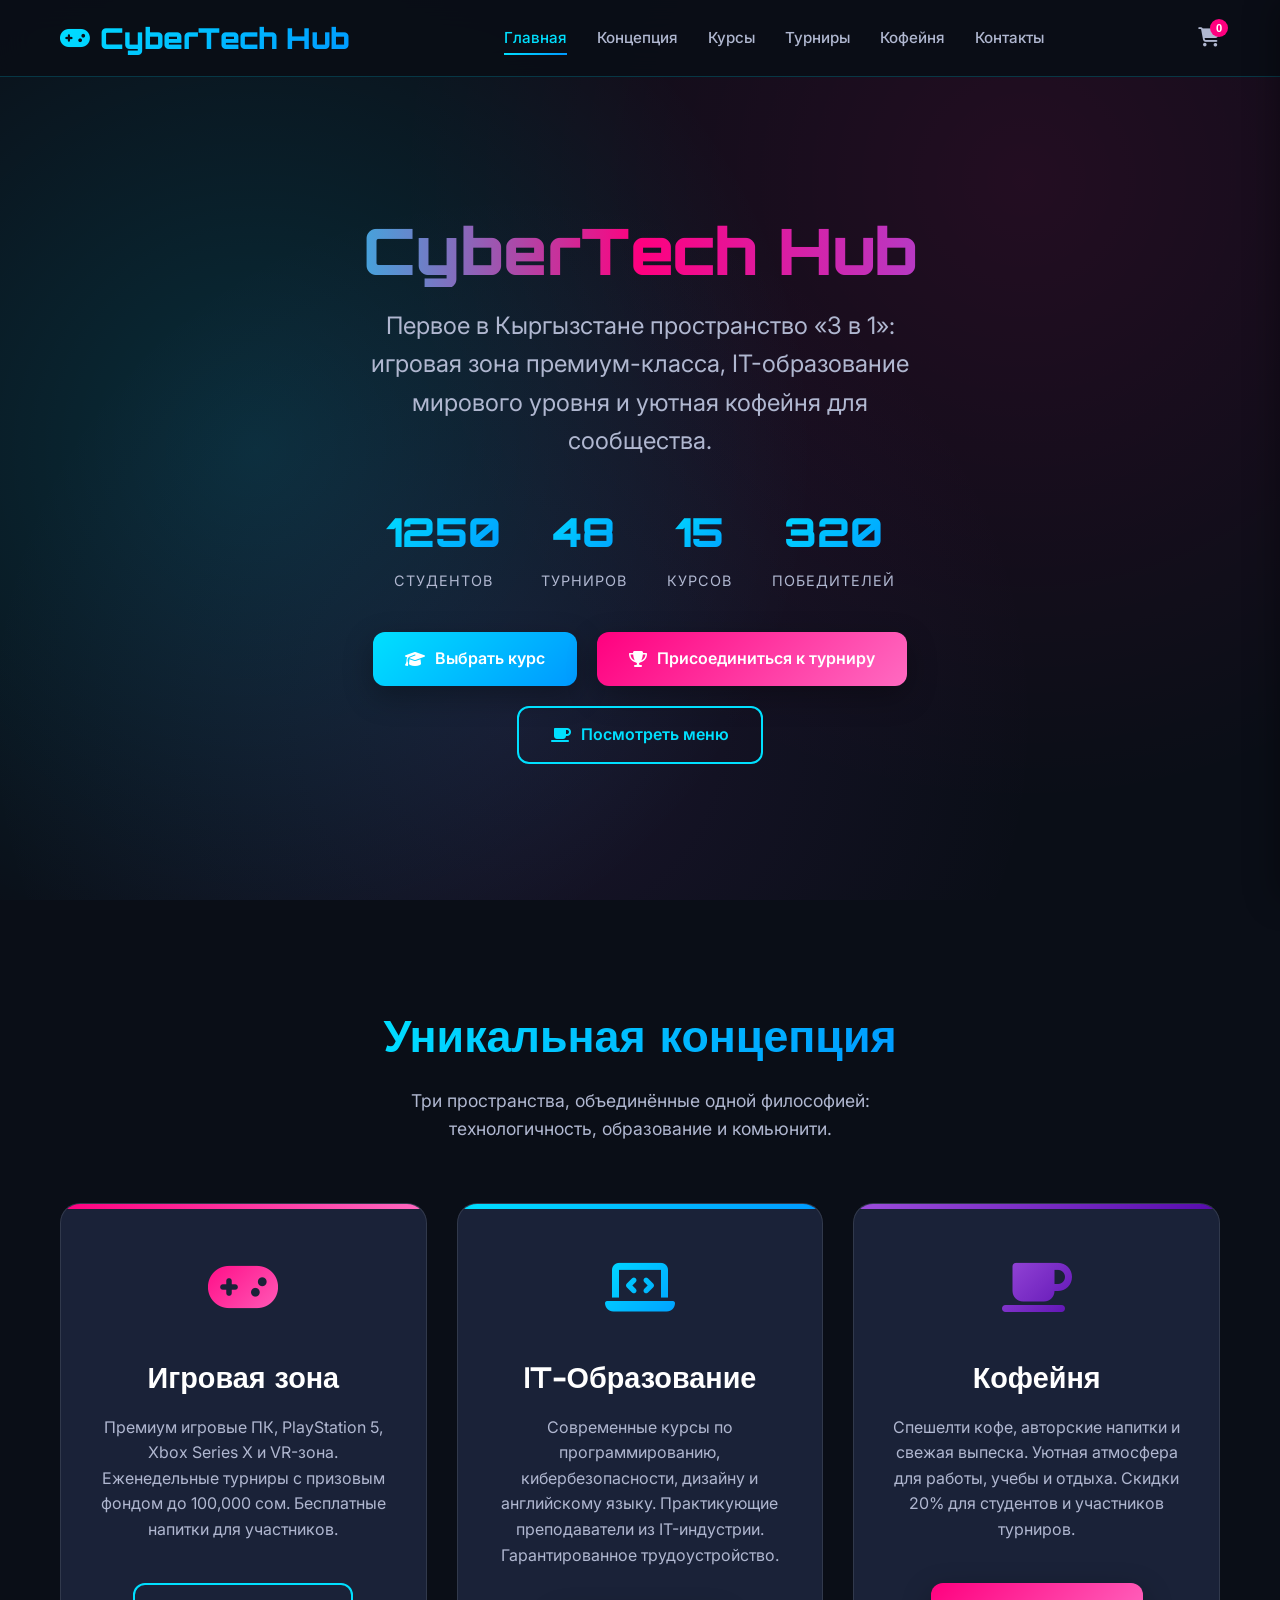
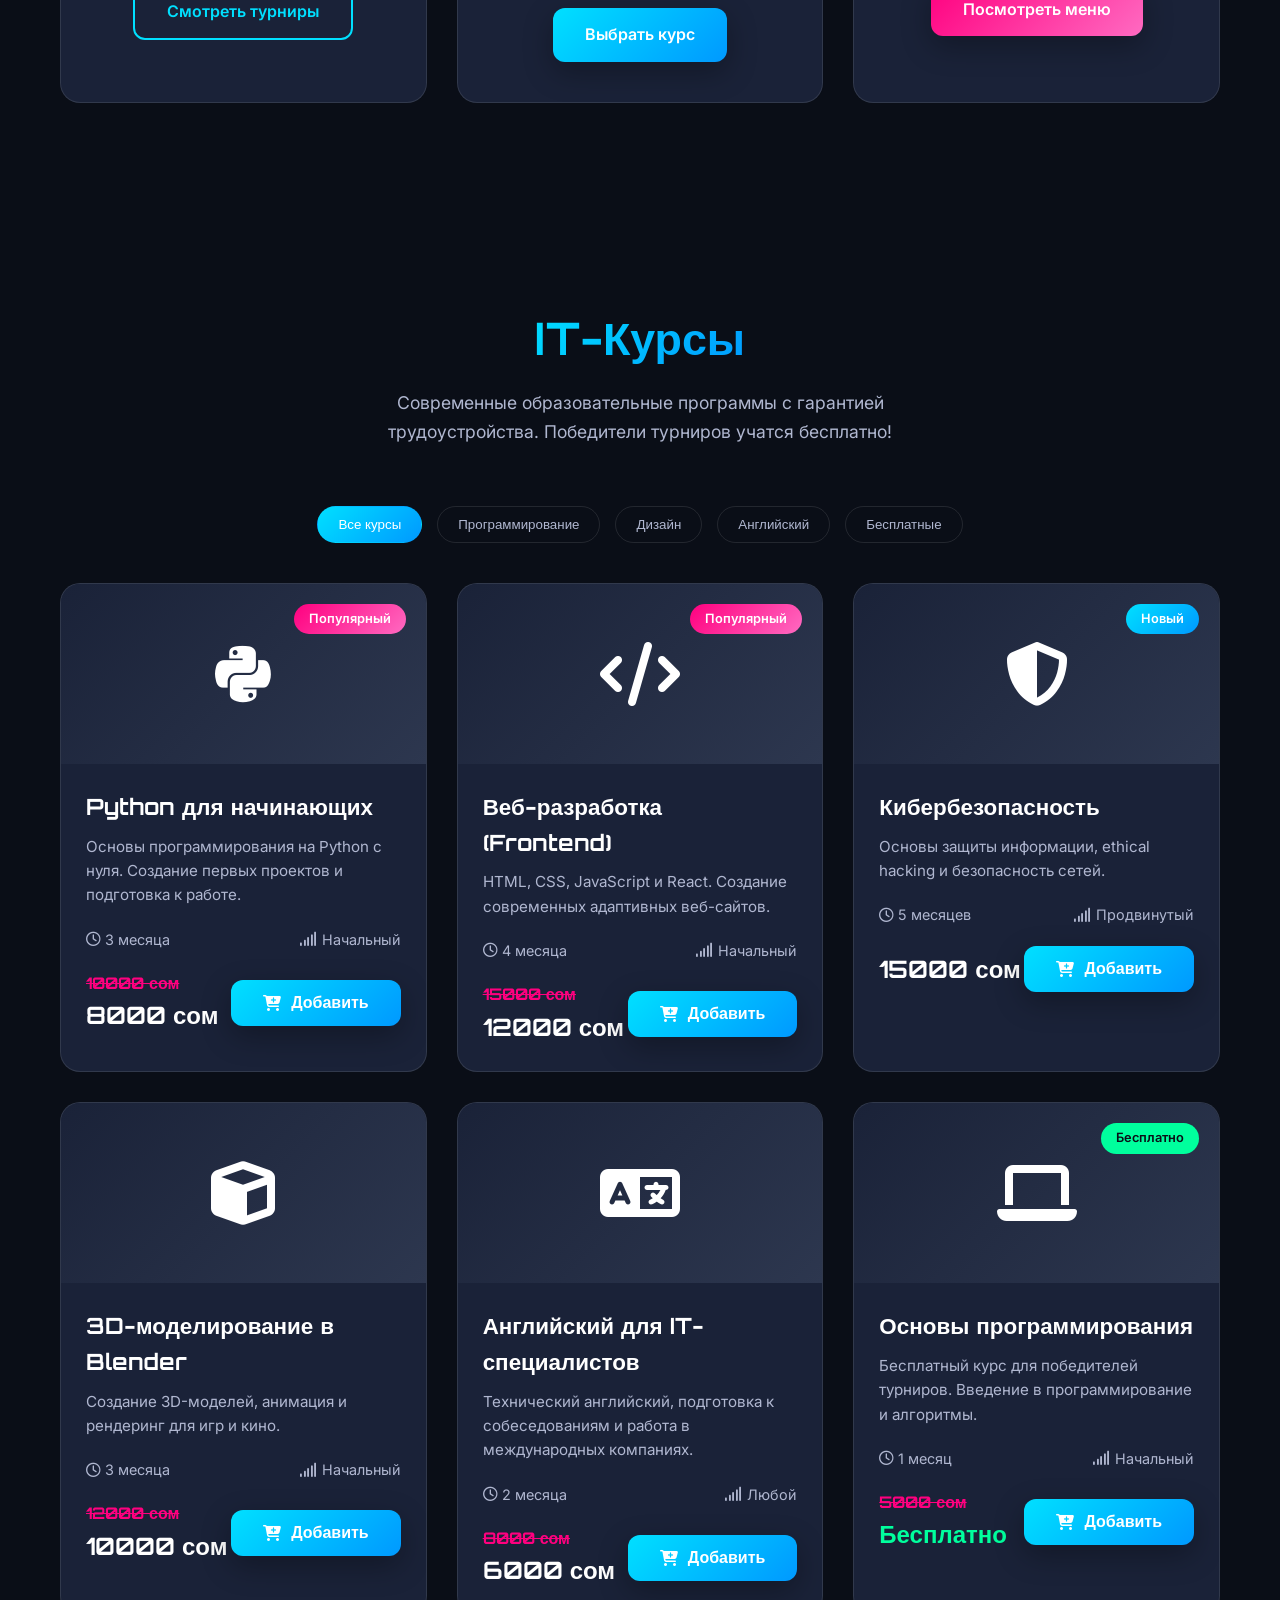
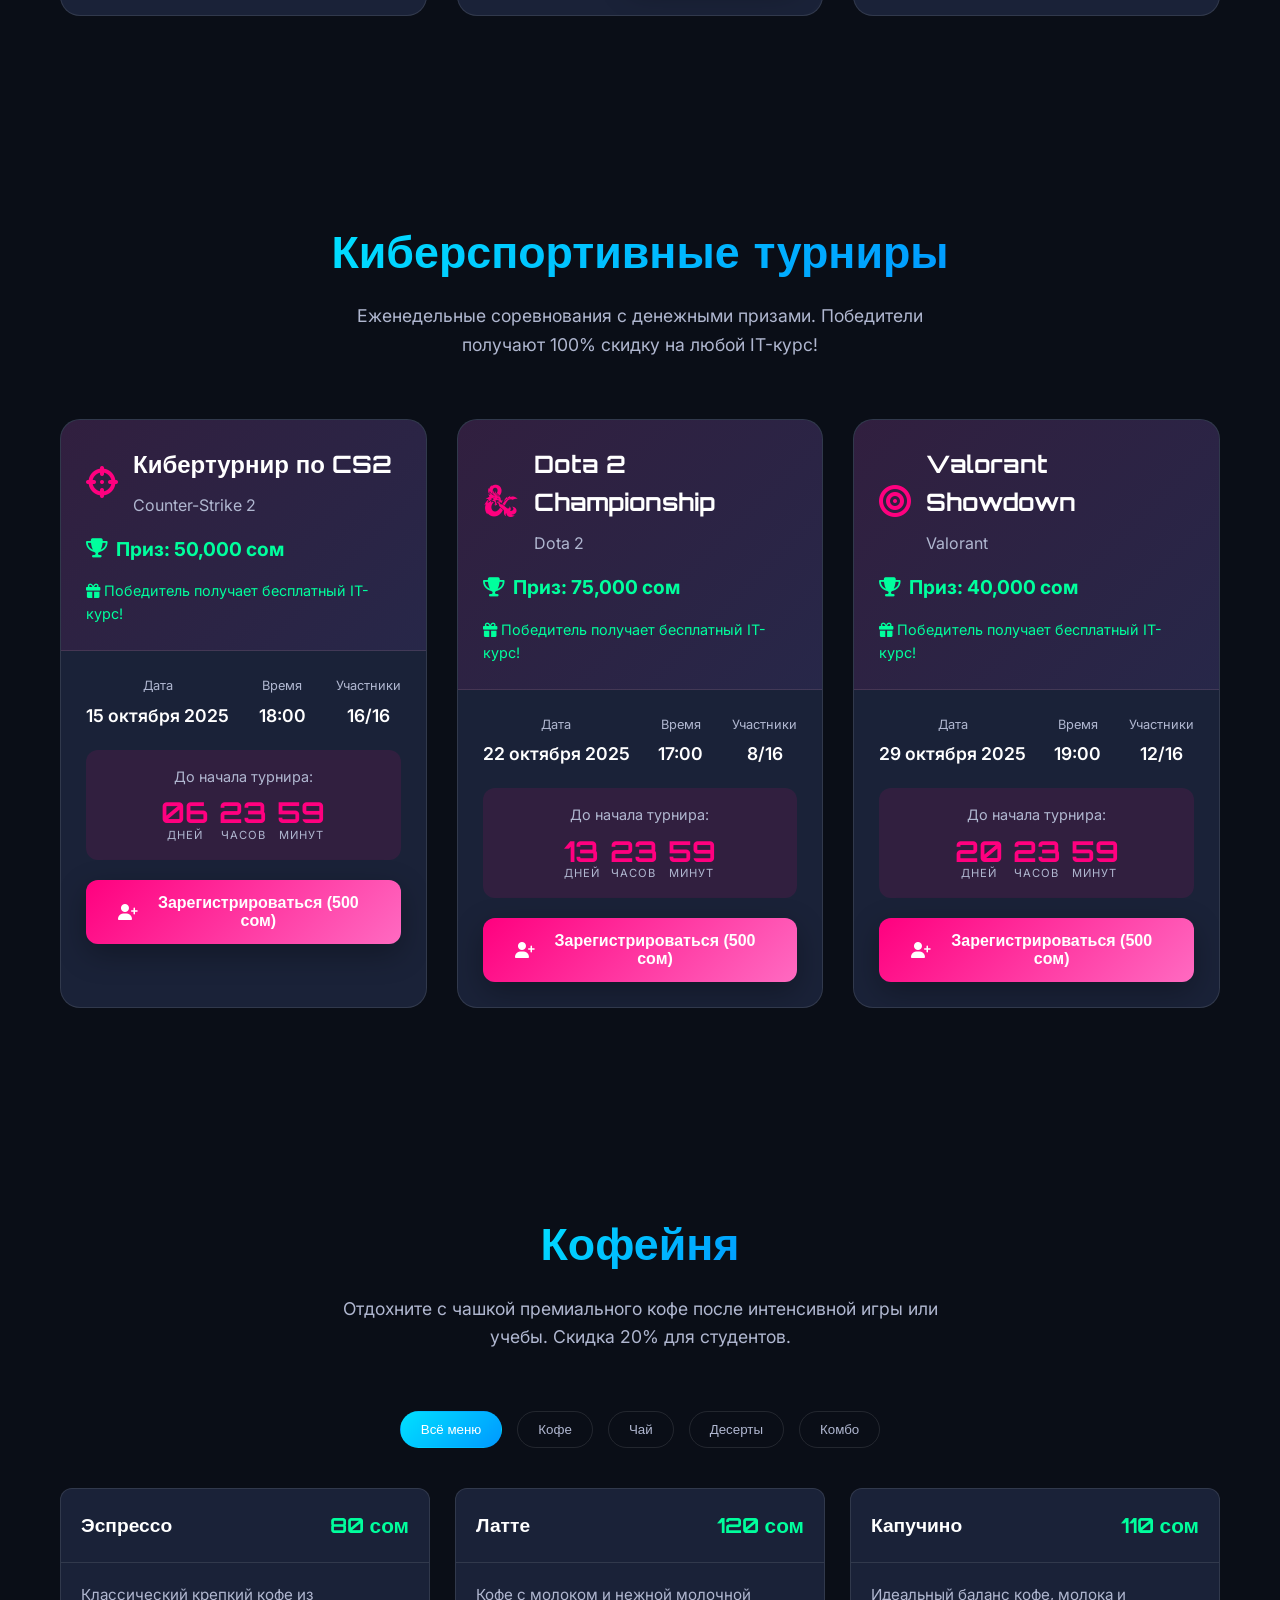
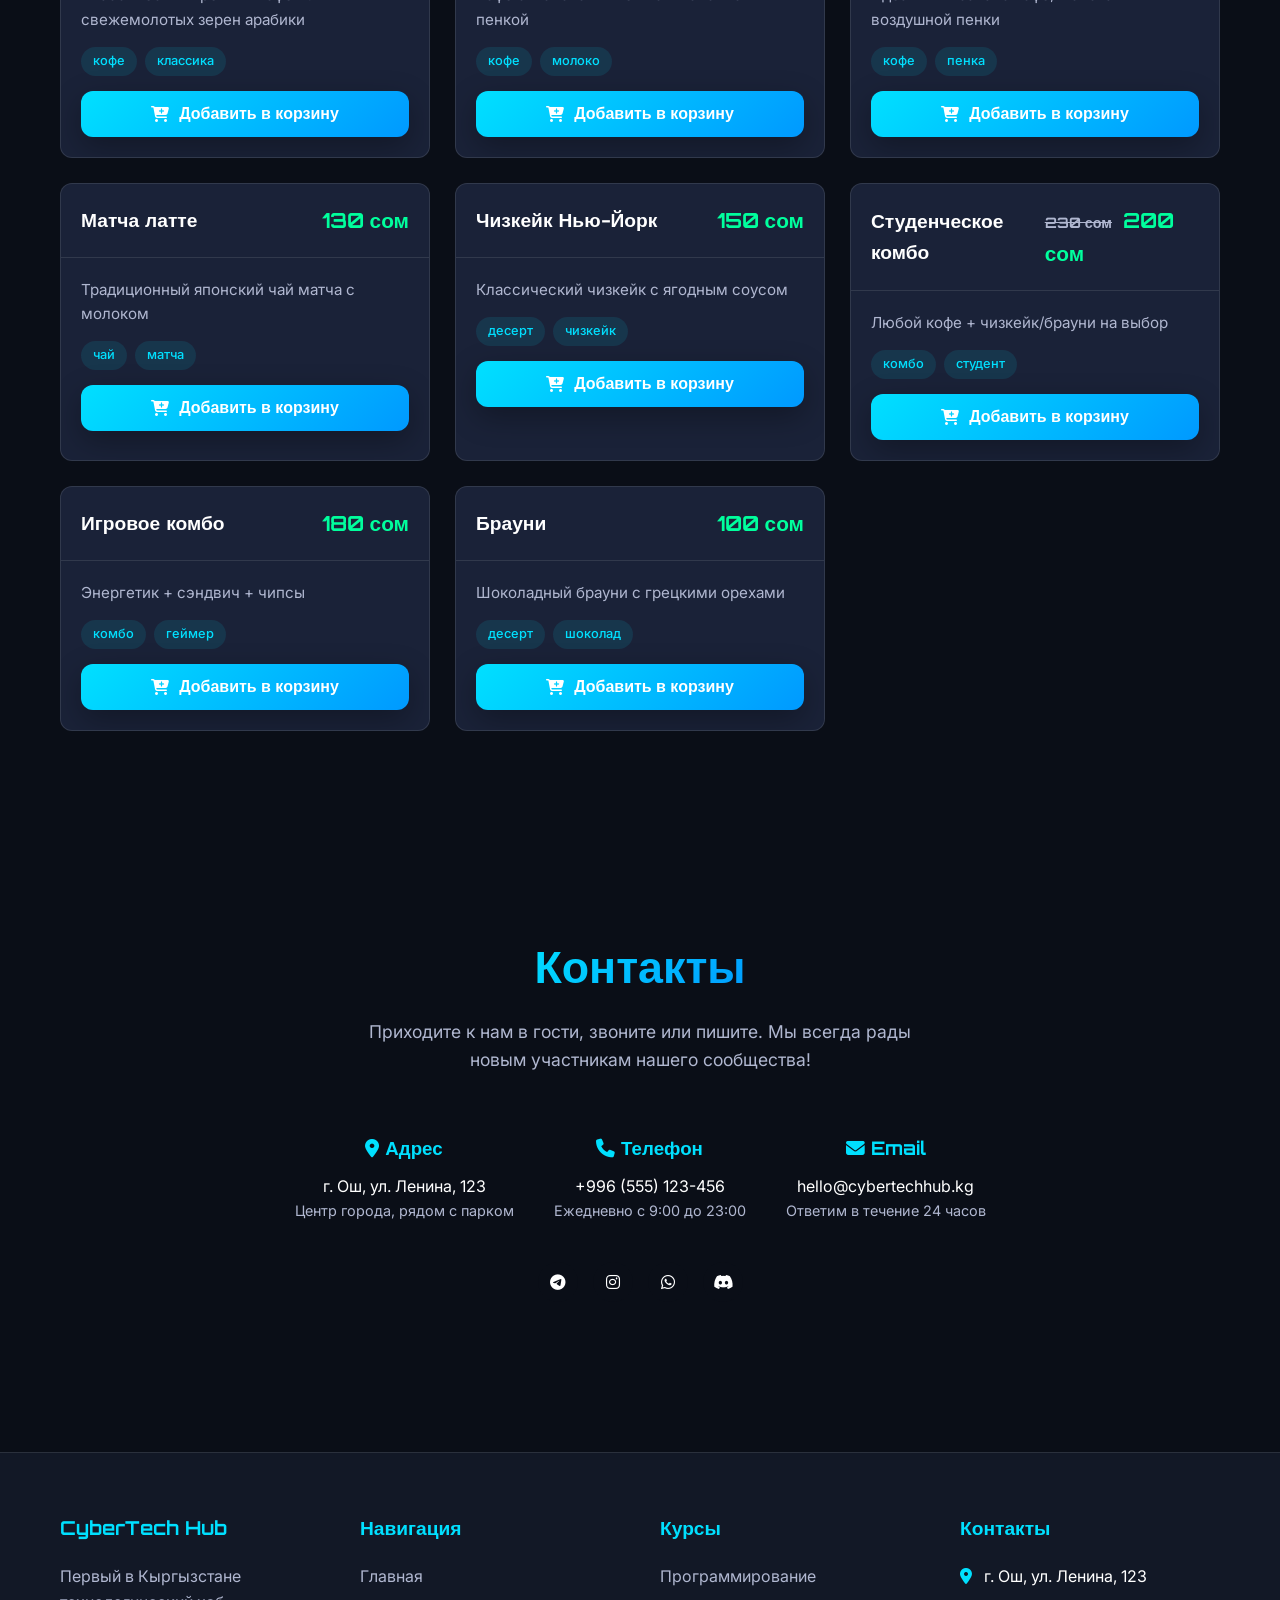
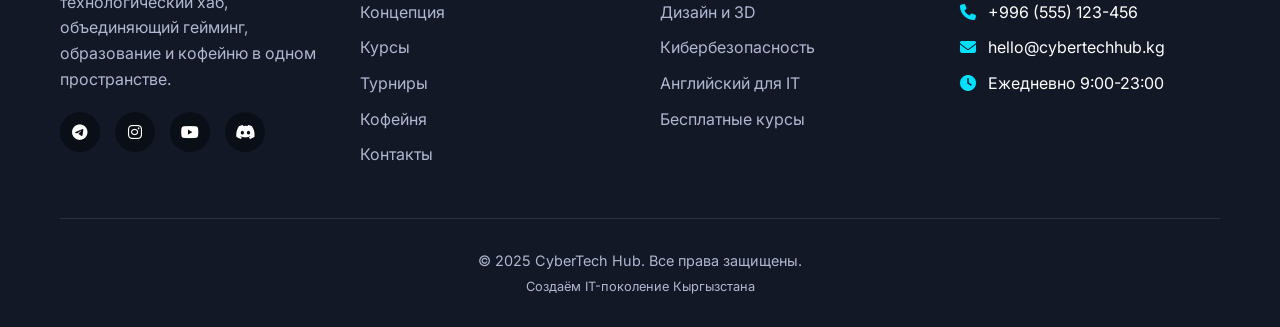
<file: index.html>
<!DOCTYPE html>
<html lang="ru">
<head>
    <meta charset="UTF-8">
    <meta name="viewport" content="width=device-width, initial-scale=1.0">
    <title>CyberTech Hub — Игровая зона × IT-курсы × Кофейня</title>
    <link rel="preconnect" href="https://fonts.googleapis.com">
    <link rel="preconnect" href="https://fonts.gstatic.com" crossorigin>
    <link href="https://fonts.googleapis.com/css2?family=Orbitron:wght@400;700;900&family=Inter:wght@300;400;500;600;700&display=swap" rel="stylesheet">
    <link rel="stylesheet" href="https://cdnjs.cloudflare.com/ajax/libs/font-awesome/6.4.0/css/all.min.css">
    <link rel="stylesheet" href="style.css">
</head>
<body>
    <!-- Navigation -->
    <nav class="navbar">
        <div class="container">
            <a href="#" class="logo">
                <i class="fas fa-gamepad"></i> CyberTech Hub
            </a>
            
            <div class="nav-links">
                <a href="#home" class="active">Главная</a>
                <a href="#concept">Концепция</a>
                <a href="#courses">Курсы</a>
                <a href="#tournaments">Турниры</a>
                <a href="#coffee">Кофейня</a>
                <a href="#contact">Контакты</a>
            </div>
            
            <div class="nav-actions">
                <button class="cart-btn" id="cartToggle">
                    <i class="fas fa-shopping-cart"></i>
                    <span class="cart-count">0</span>
                </button>
                <button class="mobile-menu-btn" id="mobileMenuToggle">
                    <i class="fas fa-bars"></i>
                </button>
            </div>
        </div>
    </nav>

    <!-- Hero Section -->
    <section class="hero" id="home">
        <div class="hero-bg"></div>
        <div class="container">
            <div class="hero-content">
                <h1 class="hero-title">CyberTech Hub</h1>
                <p class="hero-subtitle">Первое в Кыргызстане пространство «3 в 1»: игровая зона премиум-класса, IT-образование мирового уровня и уютная кофейня для сообщества.</p>
                
                <div class="hero-stats">
                    <div class="stat-item">
                        <div class="stat-number" id="studentsCount">0</div>
                        <div class="stat-label">Студентов</div>
                    </div>
                    <div class="stat-item">
                        <div class="stat-number" id="tournamentsCount">0</div>
                        <div class="stat-label">Турниров</div>
                    </div>
                    <div class="stat-item">
                        <div class="stat-number" id="coursesCount">0</div>
                        <div class="stat-label">Курсов</div>
                    </div>
                    <div class="stat-item">
                        <div class="stat-number" id="winnersCount">0</div>
                        <div class="stat-label">Победителей</div>
                    </div>
                </div>
                
                <div class="hero-actions">
                    <a href="#courses" class="btn btn-primary">
                        <i class="fas fa-graduation-cap"></i> Выбрать курс
                    </a>
                    <a href="#tournaments" class="btn btn-accent">
                        <i class="fas fa-trophy"></i> Присоединиться к турниру
                    </a>
                    <a href="#coffee" class="btn btn-secondary">
                        <i class="fas fa-coffee"></i> Посмотреть меню
                    </a>
                </div>
            </div>
        </div>
    </section>

    <!-- Concept Section -->
    <section class="section" id="concept">
        <div class="container">
            <div class="section-header">
                <h2 class="section-title">Уникальная концепция</h2>
                <p class="section-subtitle">Три пространства, объединённые одной философией: технологичность, образование и комьюнити.</p>
            </div>
            
            <div class="concept-cards">
                <div class="concept-card gaming fade-in">
                    <div class="concept-icon">
                        <i class="fas fa-gamepad"></i>
                    </div>
                    <h3>Игровая зона</h3>
                    <p>Премиум игровые ПК, PlayStation 5, Xbox Series X и VR-зона. Еженедельные турниры с призовым фондом до 100,000 сом. Бесплатные напитки для участников.</p>
                    <a href="#tournaments" class="btn btn-secondary" style="margin-top: 15px;">Смотреть турниры</a>
                </div>
                
                <div class="concept-card education fade-in">
                    <div class="concept-icon">
                        <i class="fas fa-laptop-code"></i>
                    </div>
                    <h3>IT-Образование</h3>
                    <p>Современные курсы по программированию, кибербезопасности, дизайну и английскому языку. Практикующие преподаватели из IT-индустрии. Гарантированное трудоустройство.</p>
                    <a href="#courses" class="btn btn-primary" style="margin-top: 15px;">Выбрать курс</a>
                </div>
                
                <div class="concept-card coffee fade-in">
                    <div class="concept-icon">
                        <i class="fas fa-coffee"></i>
                    </div>
                    <h3>Кофейня</h3>
                    <p>Спешелти кофе, авторские напитки и свежая выпеска. Уютная атмосфера для работы, учебы и отдыха. Скидки 20% для студентов и участников турниров.</p>
                    <a href="#coffee" class="btn btn-accent" style="margin-top: 15px;">Посмотреть меню</a>
                </div>
            </div>
        </div>
    </section>

    <!-- Courses Section -->
    <section class="section" id="courses">
        <div class="container">
            <div class="section-header">
                <h2 class="section-title">IT-Курсы</h2>
                <p class="section-subtitle">Современные образовательные программы с гарантией трудоустройства. Победители турниров учатся бесплатно!</p>
            </div>
            
            <div class="courses-filter">
                <button class="filter-btn active" data-filter="all">Все курсы</button>
                <button class="filter-btn" data-filter="programming">Программирование</button>
                <button class="filter-btn" data-filter="design">Дизайн</button>
                <button class="filter-btn" data-filter="language">Английский</button>
                <button class="filter-btn" data-filter="free">Бесплатные</button>
            </div>
            
            <div class="courses-grid" id="coursesContainer">
                <!-- Courses will be dynamically added here -->
            </div>
        </div>
    </section>

    <!-- Tournaments Section -->
    <section class="section" id="tournaments">
        <div class="container">
            <div class="section-header">
                <h2 class="section-title">Киберспортивные турниры</h2>
                <p class="section-subtitle">Еженедельные соревнования с денежными призами. Победители получают 100% скидку на любой IT-курс!</p>
            </div>
            
            <div class="tournaments-grid" id="tournamentsContainer">
                <!-- Tournaments will be dynamically added here -->
            </div>
        </div>
    </section>

    <!-- Coffee Shop Section -->
    <section class="section" id="coffee">
        <div class="container">
            <div class="section-header">
                <h2 class="section-title">Кофейня</h2>
                <p class="section-subtitle">Отдохните с чашкой премиального кофе после интенсивной игры или учебы. Скидка 20% для студентов.</p>
            </div>
            
            <div class="menu-categories">
                <button class="filter-btn active" data-category="all">Всё меню</button>
                <button class="filter-btn" data-category="coffee">Кофе</button>
                <button class="filter-btn" data-category="tea">Чай</button>
                <button class="filter-btn" data-category="desserts">Десерты</button>
                <button class="filter-btn" data-category="combos">Комбо</button>
            </div>
            
            <div class="menu-grid" id="menuContainer">
                <!-- Menu items will be dynamically added here -->
            </div>
        </div>
    </section>

    <!-- Contact Section -->
    <section class="section" id="contact">
        <div class="container">
            <div class="section-header">
                <h2 class="section-title">Контакты</h2>
                <p class="section-subtitle">Приходите к нам в гости, звоните или пишите. Мы всегда рады новым участникам нашего сообщества!</p>
            </div>
            
            <div class="contact-info" style="text-align: center; margin-bottom: 50px;">
                <div style="display: flex; justify-content: center; gap: 40px; flex-wrap: wrap; margin-bottom: 40px;">
                    <div>
                        <h3 style="color: var(--accent-blue); margin-bottom: 10px;"><i class="fas fa-map-marker-alt"></i> Адрес</h3>
                        <p>г. Ош, ул. Ленина, 123</p>
                        <p style="color: var(--text-secondary); font-size: 0.9rem;">Центр города, рядом с парком</p>
                    </div>
                    <div>
                        <h3 style="color: var(--accent-blue); margin-bottom: 10px;"><i class="fas fa-phone"></i> Телефон</h3>
                        <p>+996 (555) 123-456</p>
                        <p style="color: var(--text-secondary); font-size: 0.9rem;">Ежедневно с 9:00 до 23:00</p>
                    </div>
                    <div>
                        <h3 style="color: var(--accent-blue); margin-bottom: 10px;"><i class="fas fa-envelope"></i> Email</h3>
                        <p>hello@cybertechhub.kg</p>
                        <p style="color: var(--text-secondary); font-size: 0.9rem;">Ответим в течение 24 часов</p>
                    </div>
                </div>
                
                <div class="footer-social" style="justify-content: center;">
                    <a href="https://t.me/cybertechhub" target="_blank">
                        <i class="fab fa-telegram"></i>
                    </a>
                    <a href="https://instagram.com/cybertechhub" target="_blank">
                        <i class="fab fa-instagram"></i>
                    </a>
                    <a href="https://wa.me/996555123456" target="_blank">
                        <i class="fab fa-whatsapp"></i>
                    </a>
                    <a href="https://discord.gg/cybertechhub" target="_blank">
                        <i class="fab fa-discord"></i>
                    </a>
                </div>
            </div>
        </div>
    </section>

    <!-- Footer -->
    <footer>
        <div class="container">
            <div class="footer-content">
                <div class="footer-column">
                    <h4>CyberTech Hub</h4>
                    <p style="color: var(--text-secondary); margin-bottom: 20px;">Первый в Кыргызстане технологический хаб, объединяющий гейминг, образование и кофейню в одном пространстве.</p>
                    <div class="footer-social">
                        <a href="#"><i class="fab fa-telegram"></i></a>
                        <a href="#"><i class="fab fa-instagram"></i></a>
                        <a href="#"><i class="fab fa-youtube"></i></a>
                        <a href="#"><i class="fab fa-discord"></i></a>
                    </div>
                </div>
                
                <div class="footer-column">
                    <h4>Навигация</h4>
                    <ul class="footer-links">
                        <li><a href="#home">Главная</a></li>
                        <li><a href="#concept">Концепция</a></li>
                        <li><a href="#courses">Курсы</a></li>
                        <li><a href="#tournaments">Турниры</a></li>
                        <li><a href="#coffee">Кофейня</a></li>
                        <li><a href="#contact">Контакты</a></li>
                    </ul>
                </div>
                
                <div class="footer-column">
                    <h4>Курсы</h4>
                    <ul class="footer-links">
                        <li><a href="#courses" data-filter="programming">Программирование</a></li>
                        <li><a href="#courses" data-filter="design">Дизайн и 3D</a></li>
                        <li><a href="#courses" data-filter="cybersecurity">Кибербезопасность</a></li>
                        <li><a href="#courses" data-filter="language">Английский для IT</a></li>
                        <li><a href="#courses" data-filter="free">Бесплатные курсы</a></li>
                    </ul>
                </div>
                
                <div class="footer-column">
                    <h4>Контакты</h4>
                    <ul class="footer-links">
                        <li><i class="fas fa-map-marker-alt" style="margin-right: 8px; color: var(--accent-blue);"></i> г. Ош, ул. Ленина, 123</li>
                        <li><i class="fas fa-phone" style="margin-right: 8px; color: var(--accent-blue);"></i> +996 (555) 123-456</li>
                        <li><i class="fas fa-envelope" style="margin-right: 8px; color: var(--accent-blue);"></i> hello@cybertechhub.kg</li>
                        <li><i class="fas fa-clock" style="margin-right: 8px; color: var(--accent-blue);"></i> Ежедневно 9:00-23:00</li>
                    </ul>
                </div>
            </div>
            
            <div class="footer-bottom">
                <p>&copy; 2025 CyberTech Hub. Все права защищены.</p>
                <p style="margin-top: 5px; font-size: 0.8rem;">Создаём IT-поколение Кыргызстана</p>
            </div>
        </div>
    </footer>

    <!-- Cart Modal -->
    <div class="cart-modal" id="cartModal">
        <div class="cart-header">
            <h3><i class="fas fa-shopping-cart"></i> Ваша корзина</h3>
            <button class="cart-close" id="cartClose">
                <i class="fas fa-times"></i>
            </button>
        </div>
        
        <div class="cart-items" id="cartItems">
            <div class="cart-empty" id="emptyCart">
                <i class="fas fa-shopping-cart"></i>
                <p>Ваша корзина пуста</p>
                <p style="font-size: 0.9rem; margin-top: 10px;">Добавьте курсы, турниры или продукты из меню</p>
            </div>
        </div>
        
        <div class="cart-footer" id="cartFooter" style="display: none;">
            <div class="cart-total">
                <span>Итого:</span>
                <span class="cart-total-amount">0 сом</span>
            </div>
            <button class="btn btn-primary" style="width: 100%;" id="checkoutBtn">
                <i class="fas fa-credit-card"></i> Перейти к оплате
            </button>
        </div>
    </div>

    <!-- Payment Modal -->
    <div class="payment-modal" id="paymentModal">
        <div class="payment-content">
            <div class="payment-header">
                <h3><i class="fas fa-credit-card"></i> Оформление заказа</h3>
            </div>
            <div class="payment-body">
                <div class="payment-methods">
                    <div class="payment-method active" data-method="card">
                        <i class="fas fa-credit-card"></i>
                        <p>Банковская карта</p>
                    </div>
                    <div class="payment-method" data-method="cash">
                        <i class="fas fa-money-bill-wave"></i>
                        <p>Наличные</p>
                    </div>
                </div>
                
                <div class="payment-form" id="cardForm">
                    <div class="form-group">
                        <label for="cardNumber">Номер карты</label>
                        <input type="text" id="cardNumber" placeholder="1234 5678 9012 3456" maxlength="19">
                    </div>
                    
                    <div class="form-row">
                        <div class="form-group">
                            <label for="cardExpiry">Срок действия</label>
                            <input type="text" id="cardExpiry" placeholder="ММ/ГГ" maxlength="5">
                        </div>
                        <div class="form-group">
                            <label for="cardCvc">CVC</label>
                            <input type="text" id="cardCvc" placeholder="123" maxlength="3">
                        </div>
                    </div>
                    
                    <div class="form-group">
                        <label for="cardName">Имя владельца</label>
                        <input type="text" id="cardName" placeholder="IVAN IVANOV">
                    </div>
                </div>
                
                <div class="payment-form" id="cashForm" style="display: none;">
                    <div class="form-group">
                        <p style="color: var(--text-secondary); text-align: center; padding: 20px 0;">Оплата наличными при посещении CyberTech Hub. После оформления заказа с вами свяжется менеджер для подтверждения.</p>
                    </div>
                </div>
                
                <div class="cart-total" style="margin-bottom: 20px;">
                    <span>К оплате:</span>
                    <span class="cart-total-amount" id="paymentTotal">0 сом</span>
                </div>
                
                <button class="btn btn-primary" style="width: 100%;" id="confirmPayment">
                    <i class="fas fa-check-circle"></i> Подтвердить заказ
                </button>
                
                <button class="btn btn-secondary" style="width: 100%; margin-top: 15px;" id="cancelPayment">
                    <i class="fas fa-times"></i> Отмена
                </button>
            </div>
        </div>
    </div>

    <!-- Success Toast -->
    <div id="successToast" style="position: fixed; bottom: 20px; right: 20px; background: var(--accent-green); color: var(--bg-primary); padding: 15px 25px; border-radius: var(--border-radius); font-weight: 600; box-shadow: var(--shadow); z-index: 9999; transform: translateY(100px); opacity: 0; transition: var(--transition);">
        <i class="fas fa-check-circle"></i> Товар добавлен в корзину!
    </div>

    <script src="app.js">
       
    </script>
</body>
</html>
</file>
<file: style.css>
:root {
            --bg-primary: #0a0e17;
            --bg-secondary: #121826;
            --bg-card: #1a2238;
            --text-primary: #ffffff;
            --text-secondary: #b0b7d0;
            --accent-blue: #00e0ff;
            --accent-pink: #ff007f;
            --accent-green: #00ff9d;
            --accent-purple: #9d4edd;
            --gradient-blue: linear-gradient(135deg, #00e0ff 0%, #0099ff 100%);
            --gradient-pink: linear-gradient(135deg, #ff007f 0%, #ff6ac1 100%);
            --gradient-purple: linear-gradient(135deg, #9d4edd 0%, #560bad 100%);
            --glass-bg: rgba(26, 34, 56, 0.7);
            --glass-border: rgba(255, 255, 255, 0.1);
            --shadow: 0 10px 30px rgba(0, 0, 0, 0.3);
            --shadow-glow: 0 0 20px rgba(0, 224, 255, 0.5);
            --transition: all 0.4s cubic-bezier(0.175, 0.885, 0.32, 1.1);
            --border-radius: 12px;
            --border-radius-lg: 20px;
        }

        * {
            margin: 0;
            padding: 0;
            box-sizing: border-box;
        }

        html {
            scroll-behavior: smooth;
            scroll-padding-top: 80px;
        }

        body {
            font-family: 'Inter', sans-serif;
            background-color: var(--bg-primary);
            color: var(--text-primary);
            line-height: 1.6;
            overflow-x: hidden;
        }

        h1, h2, h3, h4, .logo, .hero-title {
            font-family: 'Orbitron', sans-serif;
            font-weight: 700;
        }

        .container {
            width: 100%;
            max-width: 1200px;
            margin: 0 auto;
            padding: 0 20px;
        }

        /* Header & Navigation */
        .navbar {
            position: fixed;
            top: 0;
            width: 100%;
            background: rgba(10, 14, 23, 0.95);
            backdrop-filter: blur(15px);
            z-index: 1000;
            padding: 15px 0;
            border-bottom: 1px solid rgba(0, 224, 255, 0.2);
            transition: var(--transition);
        }

        .navbar.scrolled {
            padding: 10px 0;
            box-shadow: 0 5px 20px rgba(0, 0, 0, 0.2);
        }

        .navbar .container {
            display: flex;
            justify-content: space-between;
            align-items: center;
        }

        .logo {
            font-size: 1.8rem;
            font-weight: 900;
            background: var(--gradient-blue);
            -webkit-background-clip: text;
            background-clip: text;
            color: transparent;
            text-decoration: none;
            display: flex;
            align-items: center;
            gap: 10px;
        }

        .logo i {
            font-size: 1.5rem;
        }

        .nav-links {
            display: flex;
            gap: 30px;
        }

        .nav-links a {
            color: var(--text-secondary);
            text-decoration: none;
            font-weight: 500;
            font-size: 0.95rem;
            position: relative;
            padding: 5px 0;
            transition: var(--transition);
        }

        .nav-links a:hover, .nav-links a.active {
            color: var(--accent-blue);
        }

        .nav-links a::after {
            content: '';
            position: absolute;
            bottom: 0;
            left: 0;
            width: 0;
            height: 2px;
            background: var(--gradient-blue);
            transition: var(--transition);
        }

        .nav-links a:hover::after, .nav-links a.active::after {
            width: 100%;
        }

        .nav-actions {
            display: flex;
            align-items: center;
            gap: 20px;
        }

        .cart-btn {
            position: relative;
            background: transparent;
            border: none;
            color: var(--text-secondary);
            font-size: 1.2rem;
            cursor: pointer;
            transition: var(--transition);
        }

        .cart-btn:hover {
            color: var(--accent-blue);
        }

        .cart-count {
            position: absolute;
            top: -8px;
            right: -8px;
            background: var(--accent-pink);
            color: white;
            font-size: 0.7rem;
            width: 18px;
            height: 18px;
            border-radius: 50%;
            display: flex;
            align-items: center;
            justify-content: center;
            font-weight: bold;
        }

        .mobile-menu-btn {
            display: none;
            background: transparent;
            border: none;
            color: var(--text-primary);
            font-size: 1.5rem;
            cursor: pointer;
        }

        /* Hero Section */
        .hero {
            min-height: 100vh;
            display: flex;
            align-items: center;
            position: relative;
            overflow: hidden;
            padding-top: 80px;
        }

        .hero-bg {
            position: absolute;
            top: 0;
            left: 0;
            width: 100%;
            height: 100%;
            background: radial-gradient(circle at 20% 50%, rgba(0, 224, 255, 0.15) 0%, transparent 50%),
                        radial-gradient(circle at 80% 20%, rgba(255, 0, 127, 0.1) 0%, transparent 50%),
                        radial-gradient(circle at 40% 80%, rgba(157, 78, 221, 0.1) 0%, transparent 50%);
            z-index: -1;
        }

        .hero-content {
            width: 100%;
            max-width: 800px;
            margin: 0 auto;
            text-align: center;
            padding: 40px 20px;
        }

        .hero-title {
            font-size: 4rem;
            font-weight: 900;
            margin-bottom: 20px;
            line-height: 1.1;
            background: linear-gradient(to right, var(--accent-blue), var(--accent-pink), var(--accent-purple));
            -webkit-background-clip: text;
            background-clip: text;
            color: transparent;
            animation: gradientShift 8s infinite alternate;
        }

        @keyframes gradientShift {
            0% { background-position: 0% 50%; }
            100% { background-position: 100% 50%; }
        }

        .hero-subtitle {
            font-size: 1.5rem;
            color: var(--text-secondary);
            margin-bottom: 30px;
            max-width: 600px;
            margin-left: auto;
            margin-right: auto;
        }

        .hero-stats {
            display: flex;
            justify-content: center;
            gap: 40px;
            margin: 40px 0;
            flex-wrap: wrap;
        }

        .stat-item {
            text-align: center;
        }

        .stat-number {
            font-size: 2.5rem;
            font-weight: 900;
            font-family: 'Orbitron', sans-serif;
            background: var(--gradient-blue);
            -webkit-background-clip: text;
            background-clip: text;
            color: transparent;
            margin-bottom: 5px;
        }

        .stat-label {
            color: var(--text-secondary);
            font-size: 0.9rem;
            text-transform: uppercase;
            letter-spacing: 1px;
        }

        .hero-actions {
            display: flex;
            gap: 20px;
            justify-content: center;
            margin-top: 40px;
            flex-wrap: wrap;
        }

        .btn {
            padding: 14px 32px;
            border-radius: var(--border-radius);
            font-weight: 600;
            text-decoration: none;
            display: inline-flex;
            align-items: center;
            justify-content: center;
            gap: 10px;
            transition: var(--transition);
            border: none;
            cursor: pointer;
            font-size: 1rem;
        }

        .btn-primary {
            background: var(--gradient-blue);
            color: white;
            box-shadow: var(--shadow);
        }

        .btn-primary:hover {
            transform: translateY(-5px);
            box-shadow: 0 15px 30px rgba(0, 224, 255, 0.3);
        }

        .btn-secondary {
            background: transparent;
            color: var(--accent-blue);
            border: 2px solid var(--accent-blue);
        }

        .btn-secondary:hover {
            background: rgba(0, 224, 255, 0.1);
            transform: translateY(-5px);
        }

        .btn-accent {
            background: var(--gradient-pink);
            color: white;
            box-shadow: var(--shadow);
        }

        .btn-accent:hover {
            transform: translateY(-5px);
            box-shadow: 0 15px 30px rgba(255, 0, 127, 0.3);
        }

        /* Sections */
        .section {
            padding: 100px 0;
            position: relative;
        }

        .section-header {
            text-align: center;
            margin-bottom: 60px;
        }

        .section-title {
            font-size: 2.8rem;
            margin-bottom: 15px;
            background: var(--gradient-blue);
            -webkit-background-clip: text;
            background-clip: text;
            color: transparent;
            display: inline-block;
        }

        .section-subtitle {
            color: var(--text-secondary);
            font-size: 1.1rem;
            max-width: 600px;
            margin: 0 auto;
        }

        /* Concept Cards */
        .concept-cards {
            display: grid;
            grid-template-columns: repeat(auto-fit, minmax(300px, 1fr));
            gap: 30px;
            margin-top: 50px;
        }

        .concept-card {
            background: var(--bg-card);
            border-radius: var(--border-radius-lg);
            padding: 40px 30px;
            text-align: center;
            transition: var(--transition);
            border: 1px solid var(--glass-border);
            backdrop-filter: blur(10px);
            position: relative;
            overflow: hidden;
            z-index: 1;
        }

        .concept-card::before {
            content: '';
            position: absolute;
            top: 0;
            left: 0;
            width: 100%;
            height: 5px;
            z-index: 2;
        }

        .concept-card.gaming::before {
            background: var(--gradient-pink);
        }

        .concept-card.education::before {
            background: var(--gradient-blue);
        }

        .concept-card.coffee::before {
            background: var(--gradient-purple);
        }

        .concept-card:hover {
            transform: translateY(-15px);
            box-shadow: 0 20px 40px rgba(0, 0, 0, 0.4);
        }

        .concept-icon {
            font-size: 3.5rem;
            margin-bottom: 20px;
            display: inline-block;
        }

        .concept-card.gaming .concept-icon {
            background: var(--gradient-pink);
            -webkit-background-clip: text;
            background-clip: text;
            color: transparent;
        }

        .concept-card.education .concept-icon {
            background: var(--gradient-blue);
            -webkit-background-clip: text;
            background-clip: text;
            color: transparent;
        }

        .concept-card.coffee .concept-icon {
            background: var(--gradient-purple);
            -webkit-background-clip: text;
            background-clip: text;
            color: transparent;
        }

        .concept-card h3 {
            font-size: 1.8rem;
            margin-bottom: 15px;
        }

        .concept-card p {
            color: var(--text-secondary);
            margin-bottom: 25px;
        }

        /* Courses Section */
        .courses-filter {
            display: flex;
            justify-content: center;
            gap: 15px;
            margin-bottom: 40px;
            flex-wrap: wrap;
        }

        .filter-btn {
            padding: 10px 20px;
            background: transparent;
            border: 1px solid var(--glass-border);
            color: var(--text-secondary);
            border-radius: 30px;
            cursor: pointer;
            transition: var(--transition);
            font-weight: 500;
        }

        .filter-btn.active, .filter-btn:hover {
            background: var(--gradient-blue);
            color: white;
            border-color: transparent;
        }

        .courses-grid {
            display: grid;
            grid-template-columns: repeat(auto-fill, minmax(320px, 1fr));
            gap: 30px;
        }

        .course-card {
            background: var(--bg-card);
            border-radius: var(--border-radius-lg);
            overflow: hidden;
            transition: var(--transition);
            border: 1px solid var(--glass-border);
            position: relative;
        }

        .course-card:hover {
            transform: translateY(-10px);
            box-shadow: 0 20px 40px rgba(0, 0, 0, 0.3);
        }

        .course-badge {
            position: absolute;
            top: 20px;
            right: 20px;
            padding: 5px 15px;
            border-radius: 30px;
            font-size: 0.8rem;
            font-weight: 600;
            z-index: 2;
        }

        .course-badge.free {
            background: var(--accent-green);
            color: var(--bg-primary);
        }

        .course-badge.popular {
            background: var(--gradient-pink);
            color: white;
        }

        .course-badge.new {
            background: var(--gradient-blue);
            color: white;
        }

        .course-image {
            height: 180px;
            background: linear-gradient(135deg, #1a2238 0%, #2d374f 100%);
            display: flex;
            align-items: center;
            justify-content: center;
            font-size: 4rem;
        }

        .course-content {
            padding: 25px;
        }

        .course-title {
            font-size: 1.4rem;
            margin-bottom: 10px;
        }

        .course-description {
            color: var(--text-secondary);
            margin-bottom: 20px;
            font-size: 0.95rem;
        }

        .course-meta {
            display: flex;
            justify-content: space-between;
            margin-bottom: 20px;
            font-size: 0.9rem;
        }

        .course-meta span {
            display: flex;
            align-items: center;
            gap: 5px;
            color: var(--text-secondary);
        }

        .course-price {
            display: flex;
            justify-content: space-between;
            align-items: center;
            margin-top: 20px;
        }

        .price {
            font-size: 1.5rem;
            font-weight: 700;
            font-family: 'Orbitron', sans-serif;
        }

        .price.free {
            color: var(--accent-green);
        }

        .price.original {
            color: var(--text-primary);
        }

        .price.discounted {
            color: var(--accent-pink);
            text-decoration: line-through;
            font-size: 1rem;
            margin-right: 10px;
        }

        /* Tournaments Section */
        .tournaments-grid {
            display: grid;
            grid-template-columns: repeat(auto-fill, minmax(350px, 1fr));
            gap: 30px;
        }

        .tournament-card {
            background: var(--bg-card);
            border-radius: var(--border-radius-lg);
            overflow: hidden;
            transition: var(--transition);
            border: 1px solid var(--glass-border);
        }

        .tournament-card:hover {
            transform: translateY(-10px);
            box-shadow: 0 20px 40px rgba(255, 0, 127, 0.1);
        }

        .tournament-header {
            padding: 25px;
            background: linear-gradient(135deg, rgba(255, 0, 127, 0.1) 0%, rgba(157, 78, 221, 0.1) 100%);
            border-bottom: 1px solid var(--glass-border);
        }

        .tournament-game {
            display: flex;
            align-items: center;
            gap: 15px;
            margin-bottom: 15px;
        }

        .game-icon {
            font-size: 2rem;
            color: var(--accent-pink);
        }

        .tournament-title {
            font-size: 1.5rem;
            margin-bottom: 10px;
        }

        .tournament-prize {
            color: var(--accent-green);
            font-weight: 700;
            font-size: 1.2rem;
            margin-bottom: 15px;
            display: flex;
            align-items: center;
            gap: 8px;
        }

        .tournament-body {
            padding: 25px;
        }

        .tournament-info {
            display: flex;
            justify-content: space-between;
            margin-bottom: 20px;
        }

        .info-item {
            display: flex;
            flex-direction: column;
            align-items: center;
            text-align: center;
        }

        .info-label {
            font-size: 0.8rem;
            color: var(--text-secondary);
            margin-bottom: 5px;
        }

        .info-value {
            font-weight: 600;
            font-size: 1.1rem;
        }

        .countdown {
            background: rgba(255, 0, 127, 0.1);
            border-radius: var(--border-radius);
            padding: 15px;
            text-align: center;
            margin-top: 20px;
        }

        .countdown-title {
            font-size: 0.9rem;
            color: var(--text-secondary);
            margin-bottom: 10px;
        }

        .countdown-timer {
            display: flex;
            justify-content: center;
            gap: 10px;
        }

        .countdown-item {
            display: flex;
            flex-direction: column;
            align-items: center;
        }

        .countdown-number {
            font-size: 1.8rem;
            font-weight: 700;
            font-family: 'Orbitron', sans-serif;
            color: var(--accent-pink);
            line-height: 1;
        }

        .countdown-label {
            font-size: 0.7rem;
            color: var(--text-secondary);
            text-transform: uppercase;
            letter-spacing: 1px;
        }

        /* Coffee Menu */
        .menu-categories {
            display: flex;
            justify-content: center;
            gap: 15px;
            margin-bottom: 40px;
            flex-wrap: wrap;
        }

        .menu-grid {
            display: grid;
            grid-template-columns: repeat(auto-fill, minmax(280px, 1fr));
            gap: 25px;
        }

        .menu-item {
            background: var(--bg-card);
            border-radius: var(--border-radius);
            overflow: hidden;
            transition: var(--transition);
            border: 1px solid var(--glass-border);
        }

        .menu-item:hover {
            transform: translateY(-5px);
            box-shadow: 0 10px 25px rgba(0, 0, 0, 0.2);
        }

        .menu-item-header {
            padding: 20px;
            display: flex;
            justify-content: space-between;
            align-items: center;
            border-bottom: 1px solid var(--glass-border);
        }

        .menu-item-name {
            font-size: 1.2rem;
            font-weight: 600;
        }

        .menu-item-price {
            font-size: 1.3rem;
            font-weight: 700;
            color: var(--accent-green);
            font-family: 'Orbitron', sans-serif;
        }

        .menu-item-body {
            padding: 20px;
        }

        .menu-item-description {
            color: var(--text-secondary);
            font-size: 0.95rem;
            margin-bottom: 15px;
        }

        .menu-item-tags {
            display: flex;
            gap: 8px;
            flex-wrap: wrap;
        }

        .menu-tag {
            padding: 4px 12px;
            background: rgba(0, 224, 255, 0.1);
            color: var(--accent-blue);
            border-radius: 30px;
            font-size: 0.8rem;
            font-weight: 500;
        }

        .menu-tag.student {
            background: rgba(255, 0, 127, 0.1);
            color: var(--accent-pink);
        }

        /* Cart Modal */
        .cart-modal {
            position: fixed;
            top: 0;
            right: -400px;
            width: 100%;
            max-width: 400px;
            height: 100%;
            background: var(--bg-secondary);
            z-index: 2000;
            transition: var(--transition);
            box-shadow: -5px 0 30px rgba(0, 0, 0, 0.3);
            display: flex;
            flex-direction: column;
        }

        .cart-modal.active {
            right: 0;
        }

        .cart-header {
            padding: 25px;
            border-bottom: 1px solid var(--glass-border);
            display: flex;
            justify-content: space-between;
            align-items: center;
        }

        .cart-header h3 {
            font-size: 1.5rem;
        }

        .cart-close {
            background: transparent;
            border: none;
            color: var(--text-secondary);
            font-size: 1.5rem;
            cursor: pointer;
            transition: var(--transition);
        }

        .cart-close:hover {
            color: var(--accent-pink);
        }

        .cart-items {
            flex: 1;
            overflow-y: auto;
            padding: 20px;
        }

        .cart-item {
            display: flex;
            justify-content: space-between;
            align-items: center;
            padding: 15px 0;
            border-bottom: 1px solid var(--glass-border);
        }

        .cart-item-info h4 {
            font-size: 1rem;
            margin-bottom: 5px;
        }

        .cart-item-info p {
            color: var(--text-secondary);
            font-size: 0.9rem;
        }

        .cart-item-price {
            font-weight: 600;
            color: var(--accent-green);
        }

        .cart-item-actions {
            display: flex;
            align-items: center;
            gap: 10px;
        }

        .cart-item-quantity {
            display: flex;
            align-items: center;
            gap: 10px;
        }

        .quantity-btn {
            width: 28px;
            height: 28px;
            border-radius: 50%;
            background: var(--bg-primary);
            border: none;
            color: var(--text-primary);
            display: flex;
            align-items: center;
            justify-content: center;
            cursor: pointer;
            transition: var(--transition);
        }

        .quantity-btn:hover {
            background: var(--accent-blue);
        }

        .cart-item-remove {
            background: transparent;
            border: none;
            color: var(--accent-pink);
            cursor: pointer;
            font-size: 1.2rem;
        }

        .cart-footer {
            padding: 25px;
            border-top: 1px solid var(--glass-border);
        }

        .cart-total {
            display: flex;
            justify-content: space-between;
            font-size: 1.3rem;
            font-weight: 700;
            margin-bottom: 20px;
        }

        .cart-total-amount {
            color: var(--accent-green);
        }

        .cart-empty {
            text-align: center;
            padding: 50px 20px;
            color: var(--text-secondary);
        }

        .cart-empty i {
            font-size: 3rem;
            margin-bottom: 20px;
            color: var(--accent-blue);
            opacity: 0.5;
        }

        /* Payment Modal */
        .payment-modal {
            position: fixed;
            top: 0;
            left: 0;
            width: 100%;
            height: 100%;
            background: rgba(0, 0, 0, 0.8);
            z-index: 3000;
            display: flex;
            align-items: center;
            justify-content: center;
            opacity: 0;
            visibility: hidden;
            transition: var(--transition);
        }

        .payment-modal.active {
            opacity: 1;
            visibility: visible;
        }

        .payment-content {
            background: var(--bg-secondary);
            border-radius: var(--border-radius-lg);
            width: 100%;
            max-width: 500px;
            overflow: hidden;
            transform: translateY(30px);
            transition: var(--transition);
        }

        .payment-modal.active .payment-content {
            transform: translateY(0);
        }

        .payment-header {
            padding: 25px;
            background: var(--gradient-blue);
            color: white;
            text-align: center;
        }

        .payment-header h3 {
            font-size: 1.8rem;
        }

        .payment-body {
            padding: 30px;
        }

        .payment-methods {
            display: flex;
            gap: 15px;
            margin-bottom: 30px;
        }

        .payment-method {
            flex: 1;
            text-align: center;
            padding: 15px;
            border: 2px solid var(--glass-border);
            border-radius: var(--border-radius);
            cursor: pointer;
            transition: var(--transition);
        }

        .payment-method.active {
            border-color: var(--accent-blue);
            background: rgba(0, 224, 255, 0.1);
        }

        .payment-method i {
            font-size: 2rem;
            margin-bottom: 10px;
            color: var(--accent-blue);
        }

        .payment-form {
            display: flex;
            flex-direction: column;
            gap: 20px;
        }

        .form-group {
            display: flex;
            flex-direction: column;
            gap: 8px;
        }

        .form-group label {
            font-size: 0.9rem;
            color: var(--text-secondary);
        }

        .form-group input {
            padding: 12px 15px;
            background: var(--bg-primary);
            border: 1px solid var(--glass-border);
            border-radius: var(--border-radius);
            color: var(--text-primary);
            font-size: 1rem;
        }

        .form-row {
            display: flex;
            gap: 15px;
        }

        .form-row .form-group {
            flex: 1;
        }

        /* Animations */
        .fade-in {
            opacity: 0;
            transform: translateY(30px);
            transition: opacity 0.8s ease, transform 0.8s ease;
        }

        .fade-in.visible {
            opacity: 1;
            transform: translateY(0);
        }

        .stagger-item {
            opacity: 0;
            transform: translateY(20px);
            transition: opacity 0.6s ease, transform 0.6s ease;
        }

        .stagger-item.visible {
            opacity: 1;
            transform: translateY(0);
        }

        /* Footer */
        footer {
            background: var(--bg-secondary);
            padding: 60px 0 30px;
            border-top: 1px solid var(--glass-border);
        }

        .footer-content {
            display: grid;
            grid-template-columns: repeat(auto-fit, minmax(250px, 1fr));
            gap: 40px;
            margin-bottom: 40px;
        }

        .footer-column h4 {
            font-size: 1.2rem;
            margin-bottom: 20px;
            color: var(--accent-blue);
        }

        .footer-links {
            list-style: none;
        }

        .footer-links li {
            margin-bottom: 10px;
        }

        .footer-links a {
            color: var(--text-secondary);
            text-decoration: none;
            transition: var(--transition);
        }

        .footer-links a:hover {
            color: var(--accent-blue);
            padding-left: 5px;
        }

        .footer-social {
            display: flex;
            gap: 15px;
            margin-top: 20px;
        }

        .footer-social a {
            width: 40px;
            height: 40px;
            border-radius: 50%;
            background: var(--bg-primary);
            display: flex;
            align-items: center;
            justify-content: center;
            color: var(--text-primary);
            text-decoration: none;
            transition: var(--transition);
        }

        .footer-social a:hover {
            background: var(--gradient-blue);
            transform: translateY(-5px);
        }

        .footer-bottom {
            text-align: center;
            padding-top: 30px;
            border-top: 1px solid var(--glass-border);
            color: var(--text-secondary);
            font-size: 0.9rem;
        }

        /* Responsive Styles */
        @media (max-width: 992px) {
            .hero-title {
                font-size: 3rem;
            }
            
            .section-title {
                font-size: 2.4rem;
            }
            
            .nav-links {
                gap: 20px;
            }
        }

        @media (max-width: 768px) {
            .mobile-menu-btn {
                display: block;
            }
            
            .nav-links {
                position: fixed;
                top: 70px;
                left: 0;
                width: 100%;
                background: var(--bg-secondary);
                flex-direction: column;
                padding: 20px;
                gap: 15px;
                transform: translateY(-100%);
                opacity: 0;
                visibility: hidden;
                transition: var(--transition);
                z-index: 999;
                border-bottom: 1px solid var(--glass-border);
            }
            
            .nav-links.active {
                transform: translateY(0);
                opacity: 1;
                visibility: visible;
            }
            
            .hero-title {
                font-size: 2.5rem;
            }
            
            .hero-subtitle {
                font-size: 1.2rem;
            }
            
            .section {
                padding: 70px 0;
            }
            
            .hero-stats {
                gap: 30px;
            }
            
            .stat-number {
                font-size: 2rem;
            }
            
            .cart-modal {
                max-width: 100%;
            }
        }

        @media (max-width: 576px) {
            .hero-title {
                font-size: 2rem;
            }
            
            .hero-actions {
                flex-direction: column;
                align-items: center;
            }
            
            .btn {
                width: 100%;
                max-width: 300px;
            }
            
            .section-title {
                font-size: 2rem;
            }
            
            .concept-cards, .courses-grid, .tournaments-grid, .menu-grid {
                grid-template-columns: 1fr;
            }
            
            .payment-content {
                margin: 20px;
            }
        }
</file>
